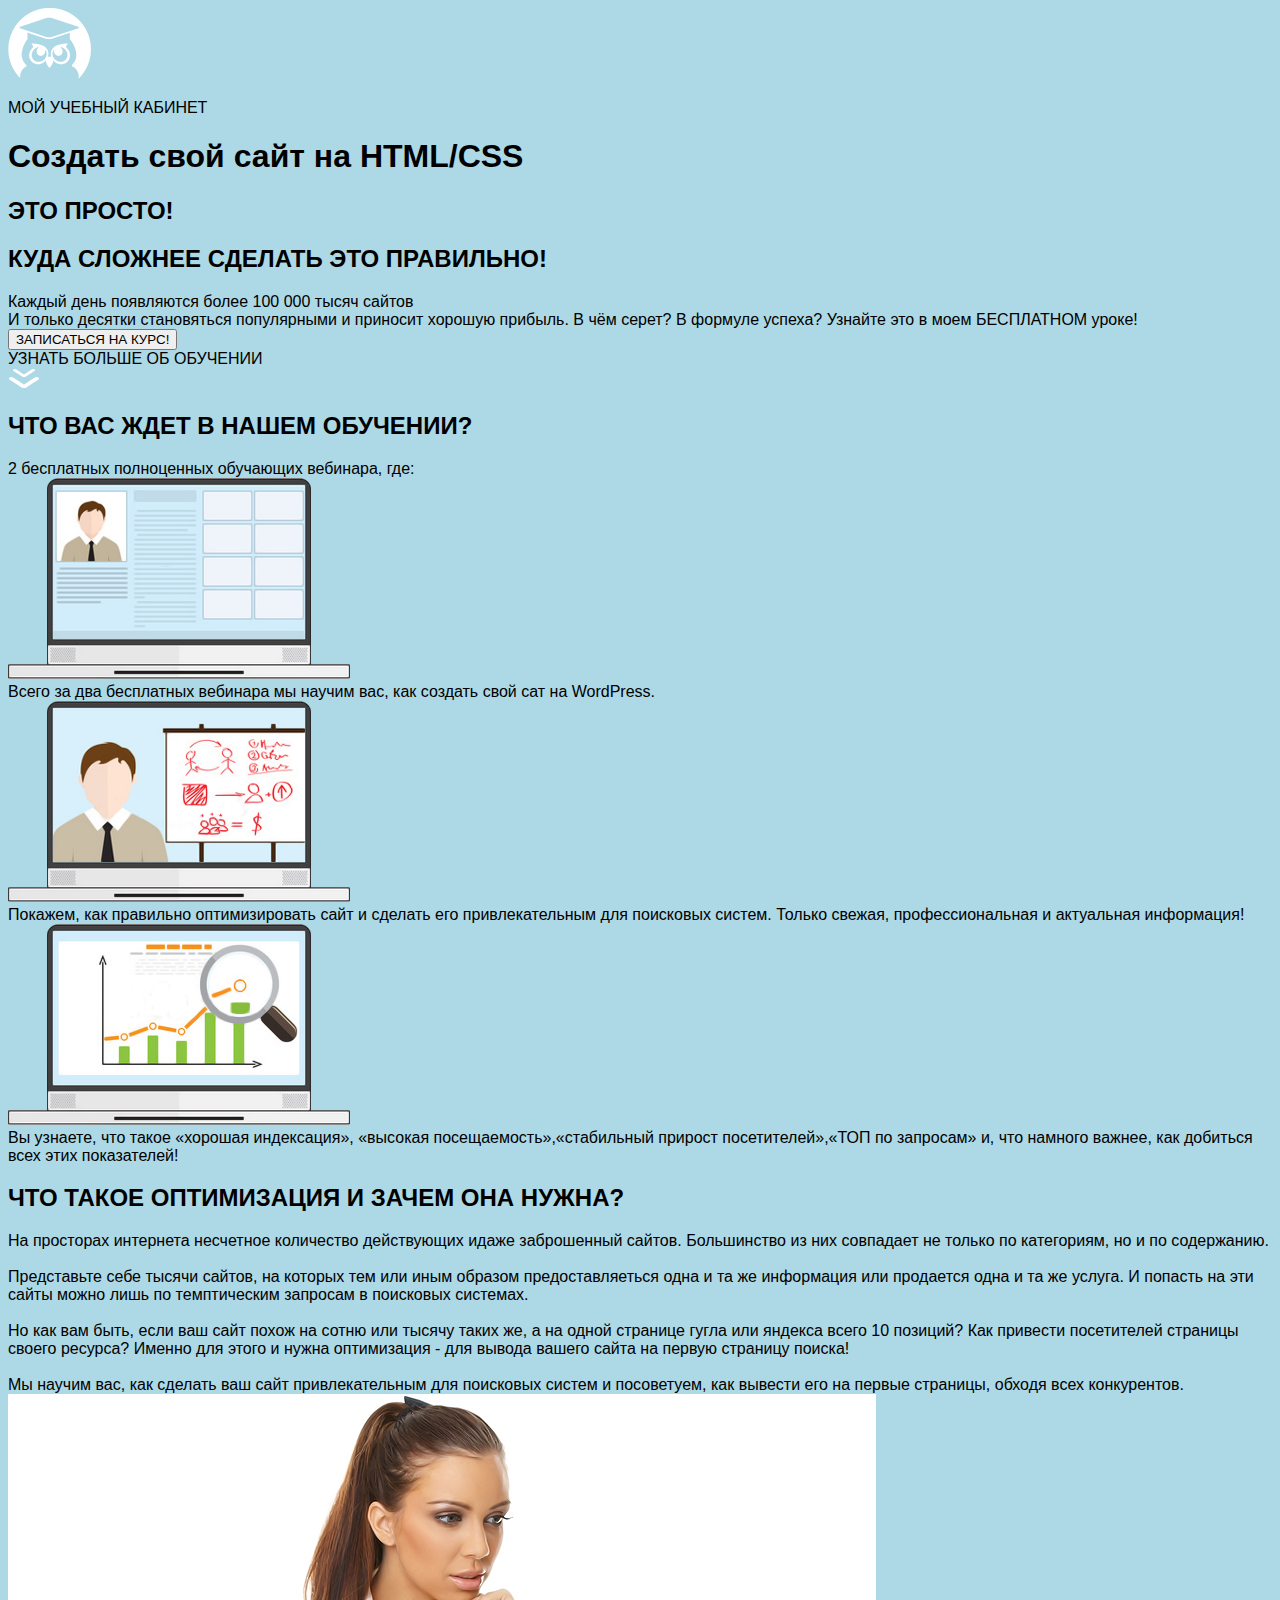
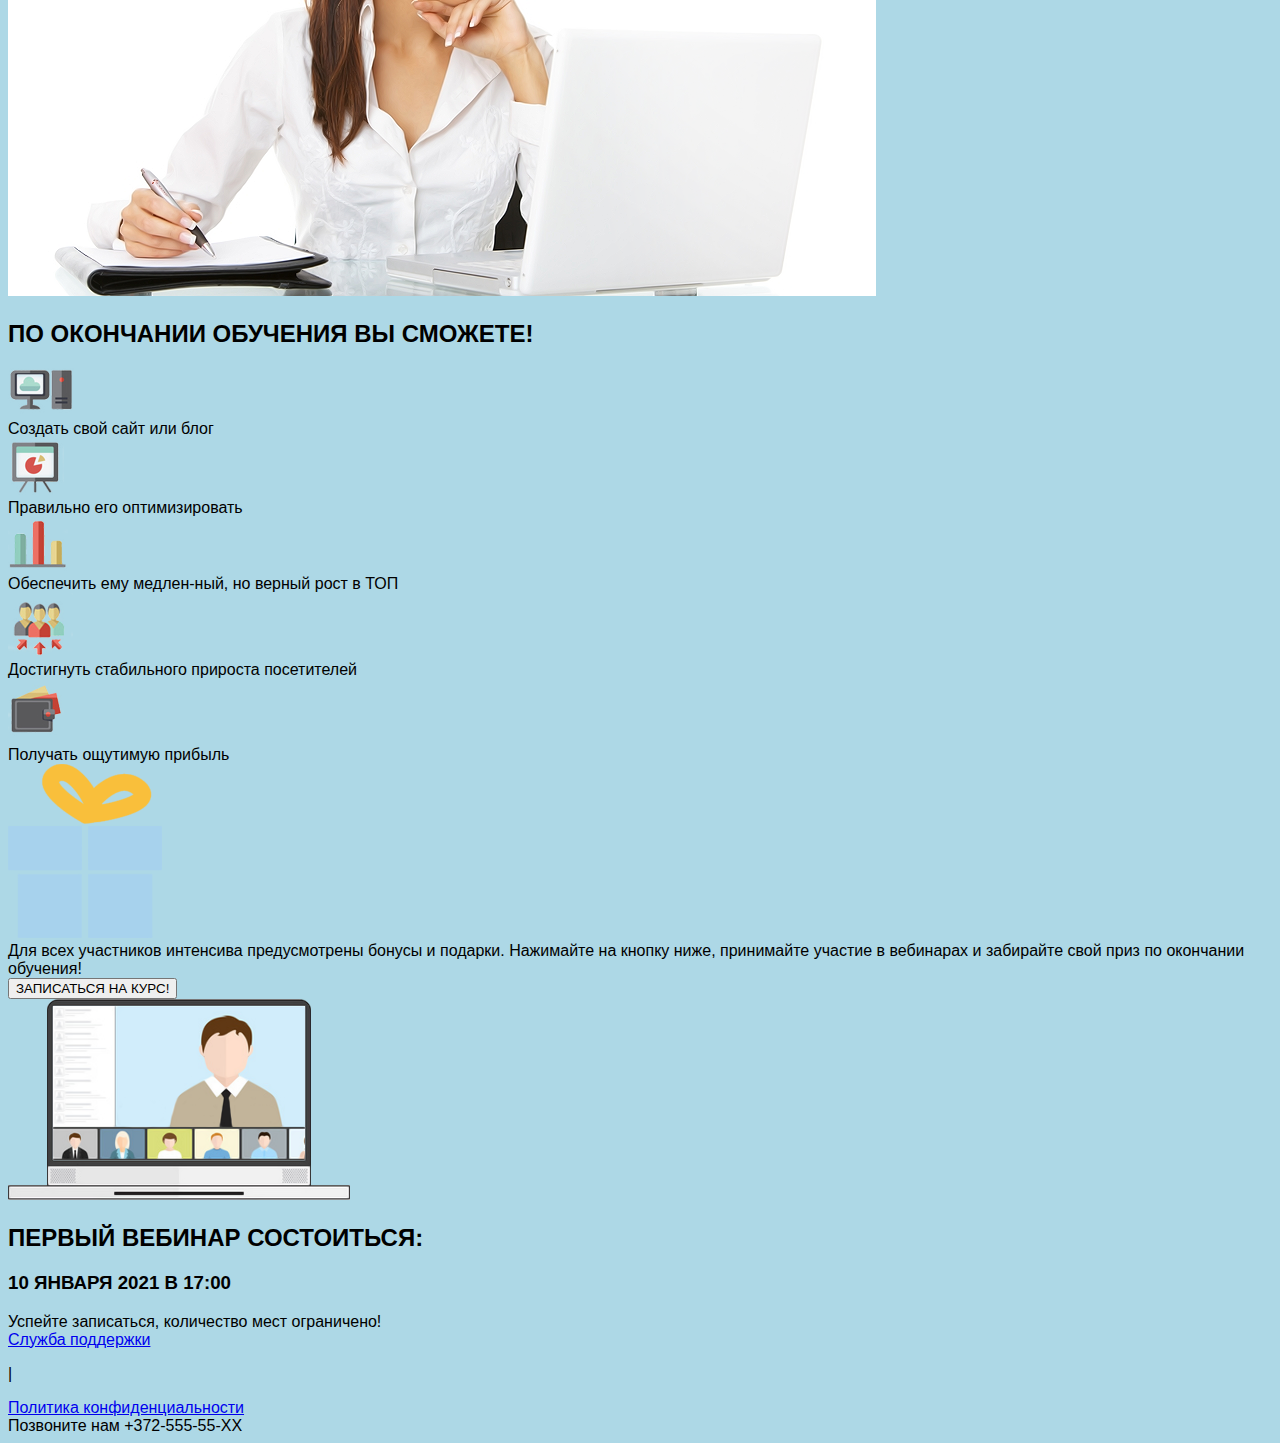
<file: index.html>
<!DOCTYPE html>
<html lang="ru">
<head>
    <meta charset="UTF-8">
    <meta http-equiv="X-UA-Compatible" content="IE=edge">
    <meta name="viewport" content="width=device-width, initial-scale=1.0">
    <title>WordPress тест</title>
    <link rel="stylesheet" href="css/style.css">
    

</head>
<body>
    <section class="promo">
        <div class="container">
            <div class="logo">
                <img src="icons/logo.png" alt="logo_img">
                <div class="logo_txt">
                    <p>МОЙ УЧЕБНЫЙ КАБИНЕТ</p>
                </div>
            </div>



        <h1 class="title">Создать свой сайт на HTML/CSS</h1>
        <div class="simple">
            <div class="promo_divider"></div>
            <h2 class="title_big">ЭТО ПРОСТО!</h2>
            <div class="promo_divider"></div>
            <div class="line"></div>
        </div>
        <h2 class="title">КУДА СЛОЖНЕЕ СДЕЛАТЬ ЭТО ПРАВИЛЬНО!</h2>
        <div class="promo_text">
            Каждый день появляются более 100 000 тысяч сайтов<br>
            И только десятки становяться популярными и приносит хорошую прибыль. В чём серет? В формуле успеха? Узнайте
            это в моем <span>БЕСПЛАТНОМ</span> уроке!
        </div>

        <button class="promo_btn">ЗАПИСАТЬСЯ НА КУРС!</button>

        <div class="more">
            <div class="more_text">УЗНАТЬ БОЛЬШЕ ОБ ОБУЧЕНИИ</div>    
            <img src="icons/arrow_down.png" alt="Вниз" class="more_img">     
        </div>
        </div>
    </section>     
    <section>
        <div class="container">
            <div class="waiting">
                <h2 class="waiting_header">ЧТО ВАС ЖДЕТ В НАШЕМ ОБУЧЕНИИ?</h2>
                <div class="waiting_divider"></div>
                <div class="waiting_subheader">2 бесплатных полноценных обучающих вебинара, где:</div>
                <div class="waiting_wrapper">
                    <div class="waiting_item">
                        <img src="img/waiting/waiting_1.png" alt="1" class="waiting_img">
                        <div class="waiting_descr">Всего за два бесплатных вебинара мы научим вас, как создать свой сат на WordPress.</div>
                    </div >
                    <div class="waiting_item">
                        <img src="img/waiting/waiting_2.png" alt="2" class="waiting_img">
                        <div class="waiting_descr">Покажем, как правильно оптимизировать сайт и сделать его привлекательным для поисковых систем. Только свежая, профессиональная и актуальная информация!</div>
                    </div>
                
                <div class="waiting_item">
                    <img src="img/waiting/waiting_3.png" alt="3" class="waiting_img">
                    <div class="waiting_descr">Вы узнаете, что такое «хорошая индексация», «высокая посещаемость»,«стабильный прирост посетителей»,«ТОП по запросам» и, что намного важнее, как добиться всех этих показателей!</div>
                </div>
            </div >
        </div>
        </div>        
    </section>  
    <section class="optimization">
        <div class="container">
            <h2 class="optimization_header">ЧТО ТАКОЕ ОПТИМИЗАЦИЯ И ЗАЧЕМ ОНА НУЖНА?</h2>
            <div class="optimization_text">
                На просторах интернета несчетное количество действующих идаже заброшенный сайтов.
                Большинство из них совпадает не только по категориям, но и по содержанию.
                <br><br>
                Представьте себе тысячи сайтов, на которых тем или иным образом предоставляеться одна и та же информация или продается одна и та же услуга. И попасть на эти сайты можно лишь по темптическим запросам в поисковых системах.
                <br><br>
                Но как вам быть, если ваш сайт похож на сотню или тысячу таких же, а на одной странице гугла или яндекса всего 10 позиций? Как привести посетителей страницы своего ресурса?
                Именно для этого и нужна оптимизация - для вывода вашего сайта на первую страницу поиска!
                <br><br>
                <span>
                    Мы научим вас, как сделать ваш сайт привлекательным для поисковых систем и
                    посоветуем, как вывести его на первые страницы, обходя всех конкурентов.
                </span>
            </div>
            <img src="img/bg/woman_bg.png" alt="woman" class="optimization_img">
        </div>
    </section>    
    <section class="finish">
        <div class="container">
            <h2 class="finish_header">ПО ОКОНЧАНИИ ОБУЧЕНИЯ ВЫ СМОЖЕТЕ!</h2>
            <div class="finish_divider"></div>
            <div class="finish_wrapper">
                <div class="finish_item">
                    <div class="finish_round">
                        <img src="icons/finish/finish_icon_1.png" alt="1" class="finish_icon">
                    </div>
                    <div class="finish_descr">Создать свой сайт или блог</div>
                </div>

                <div class="finish_item">
                    <div class="finish_round">
                        <img src="icons/finish/finish_icon_2.png" alt="2" class="finish_icon">
                    </div>
                    <div class="finish_descr">Правильно его оптимизировать</div>
                </div>

                <div class="finish_item">
                    <div class="finish_round">
                        <img src="icons/finish/finish_icon_3.png" alt="3" class="finish_icon">
                    </div>
                    <div class="finish_descr">Обеспечить ему медлен-ный, но верный рост в ТОП</div>
                </div>

                <div class="finish_item">
                    <div class="finish_round">
                        <img src="icons/finish/finish_icon_4.png" alt="4" class="finish_icon">
                    </div>
                    <div class="finish_descr">Достигнуть стабильного прироста посетителей</div>
                </div>

                <div class="finish_item">
                    <div class="finish_round">
                        <img src="icons/finish/finish_icon_5.png" alt="5" class="finish_icon">
                    </div>
                    <div class="finish_descr">Получать ощутимую прибыль</div>
                </div>

            </div>
        </div>
    </section>
    <section class="gift">
        <div class="container">
            <img src="icons/gift.png" alt="gift" class="gift_img">
            <div class="gift_text">
                Для всех участников интенсива предусмотрены бонусы и подарки. Нажимайте на кнопку ниже, принимайте участие в вебинарах и забирайте свой приз по окончании обучения!
            </div>
            <button class="gift_btn">ЗАПИСАТЬСЯ НА КУРС!</button>
        </div>
    </section>
    <section class="webinar">
        <div class="container">
            <img src="img/first_webinar/first.png" alt="webinar" class="webinar_img">
            <h2 class="webinar_header">ПЕРВЫЙ ВЕБИНАР СОСТОИТЬСЯ:</h2>
            <h3 class="webinar_data">10 ЯНВАРЯ 2021 В 17:00</h3>
            <div class="webinar_text">Успейте записаться, количество мест ограничено!</div>
        </div>
    </section>
    <footer>
        <div class="footer_wrap">
            <a href="#" class="footer_link">Служба поддержки</a>
            <p class="footer_link_devider">|</p>
            <a href="#" class="footer_link">Политика конфиденциальности</a>
        </div>
        <div class="footer_text">Позвоните нам +372-555-55-XX</div>
    </footer>
</body>
</html>
</file>
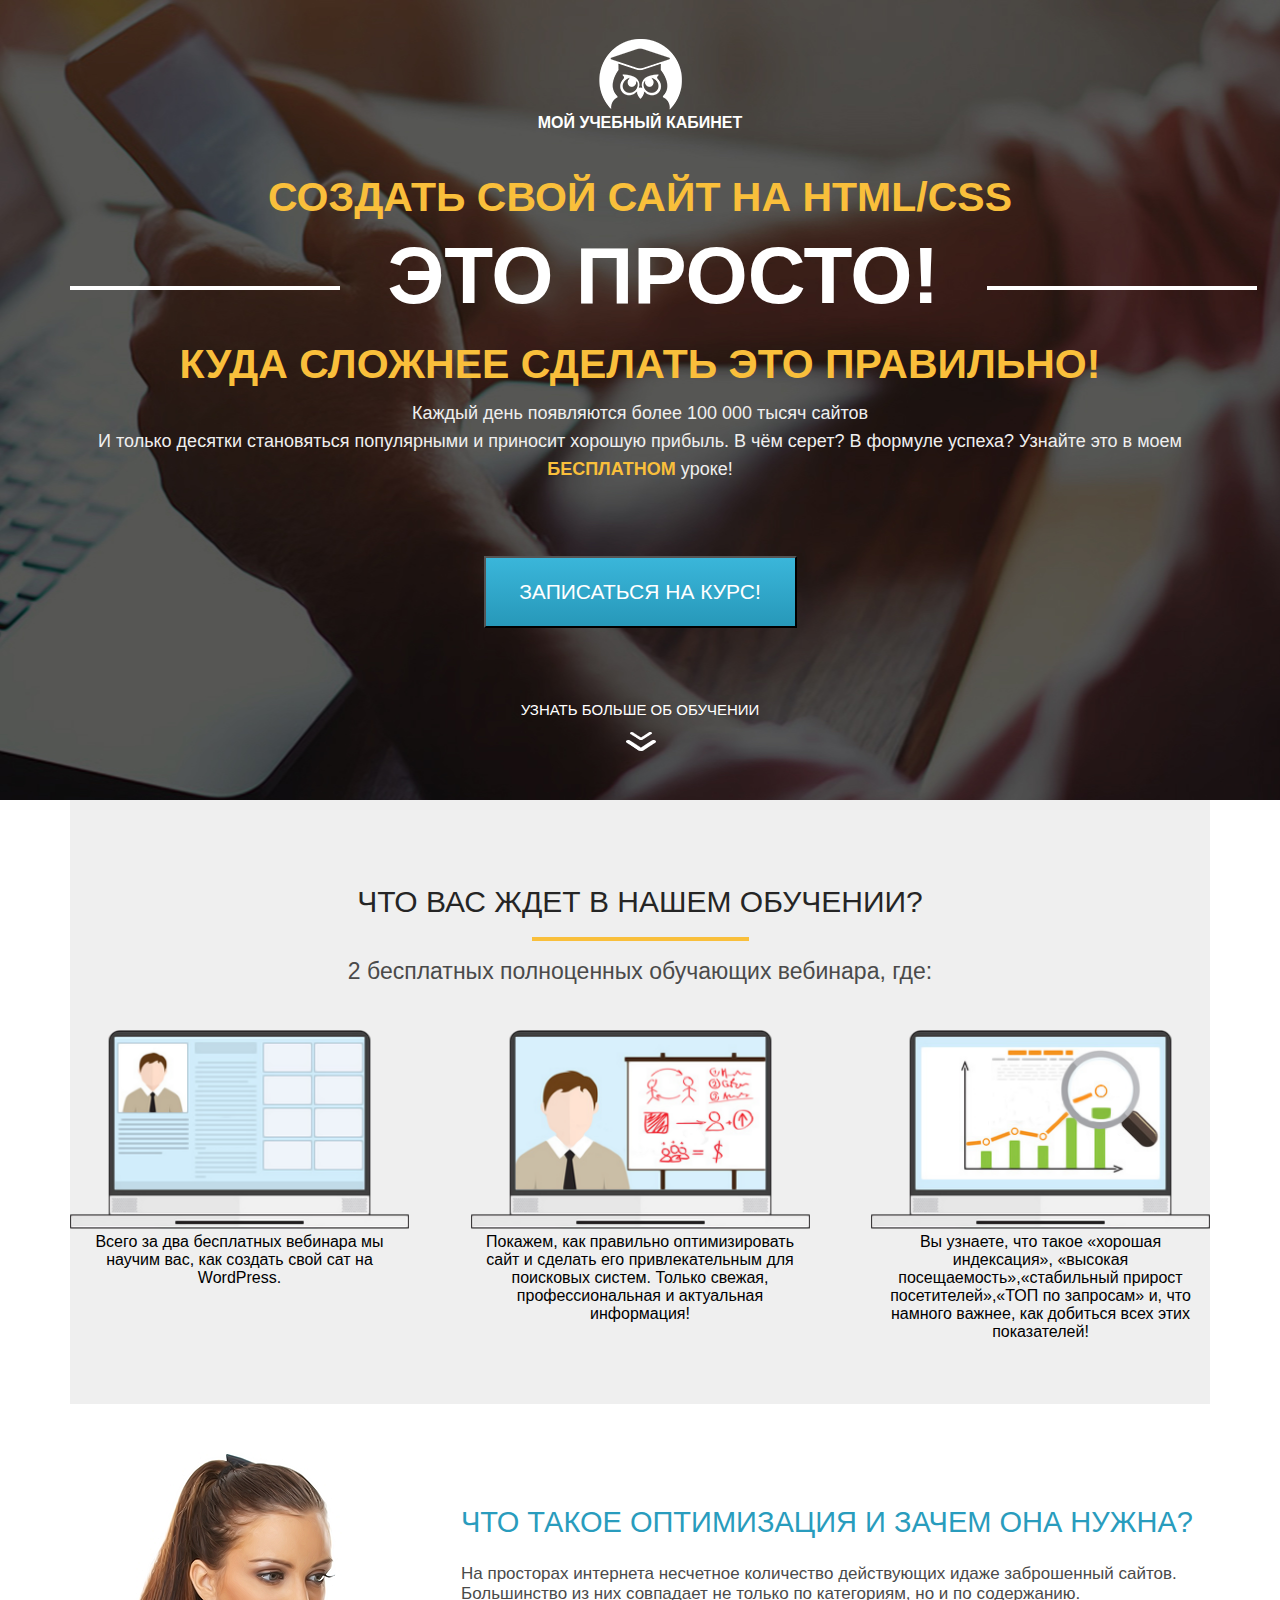
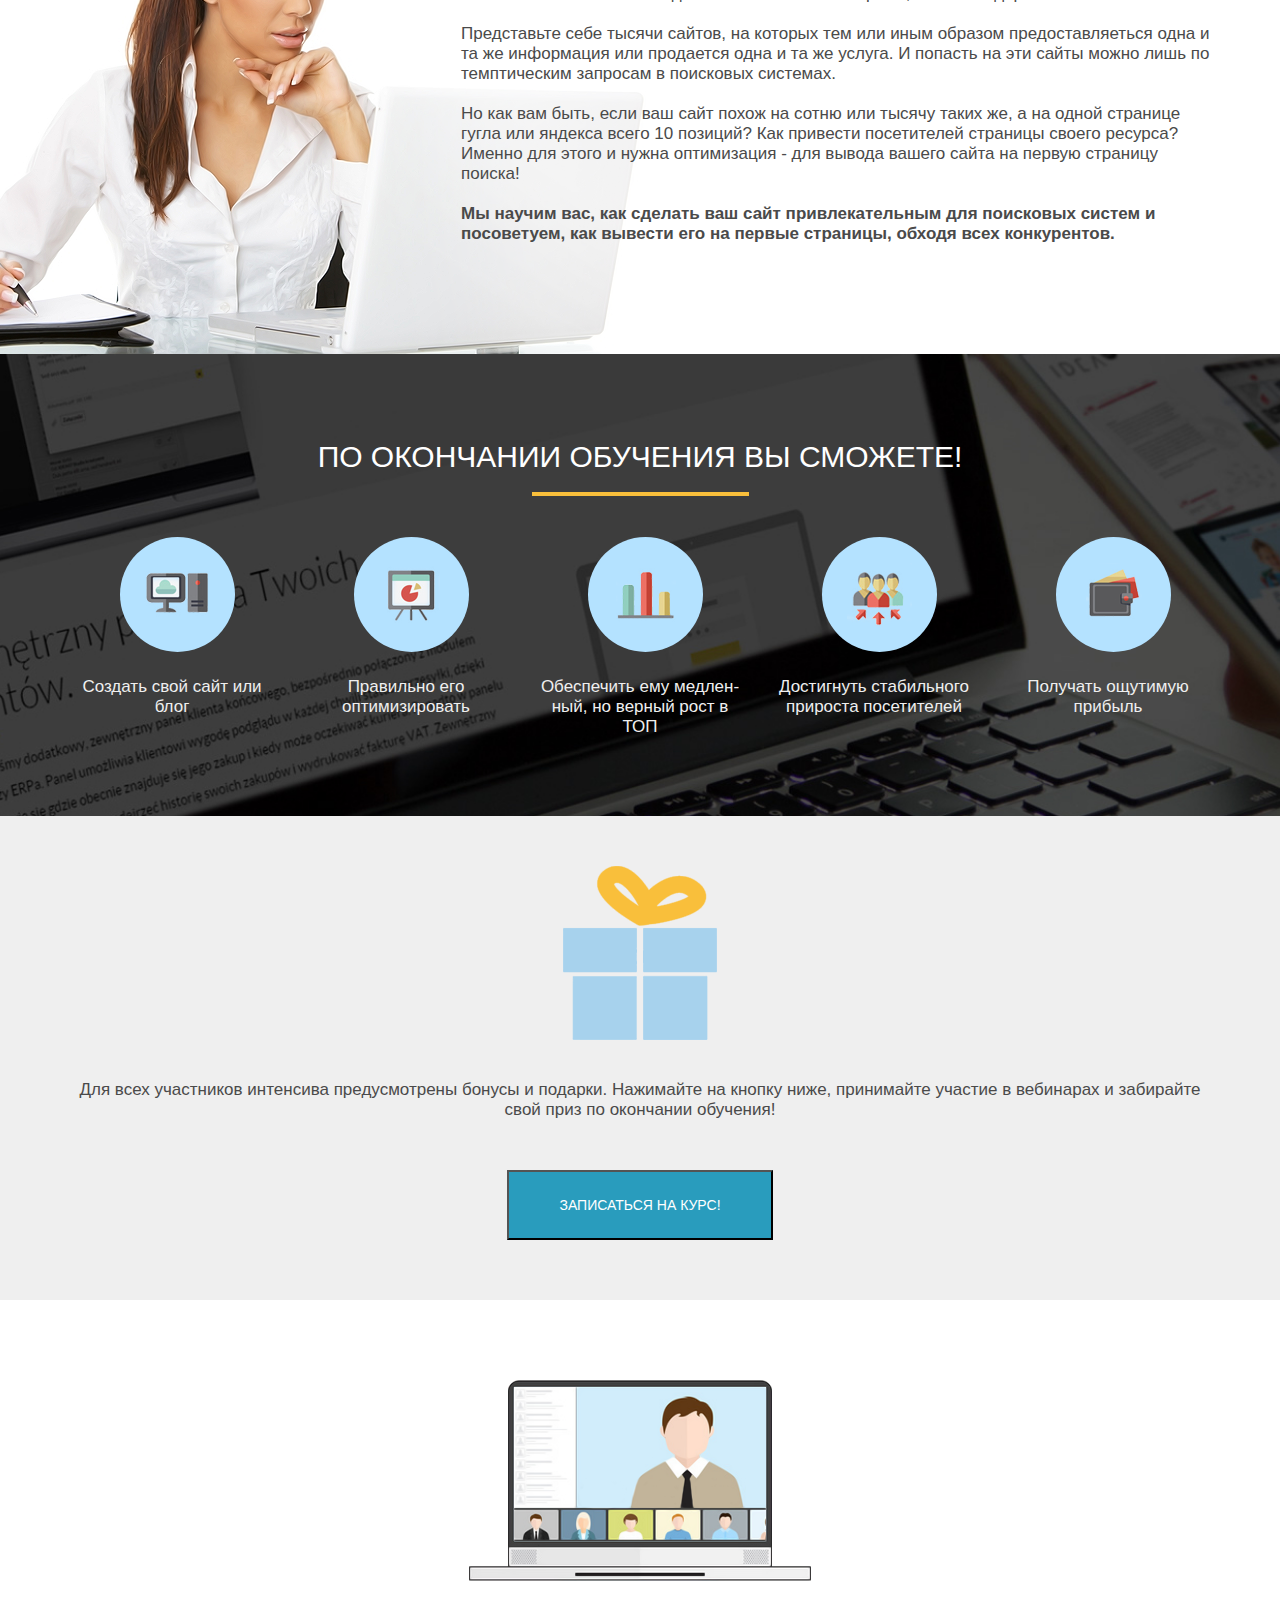
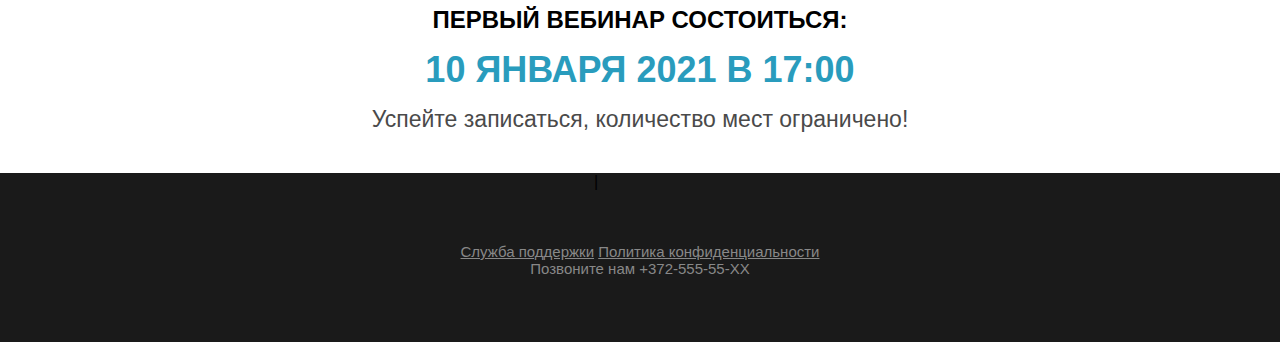
<file: landing/index.html>
<!DOCTYPE html>
<html lang="ru">
<head>
    <meta charset="UTF-8">
    <meta http-equiv="X-UA-Compatible" content="IE=edge">
    <meta name="viewport" content="width=device-width, initial-scale=1.0">
    <title>WordPress тест</title>
    <link rel="stylesheet" href="css/style.css">
    

</head>
<body>
    <section class="promo">
        <div class="container">
            <div class="logo">
                <img src="icons/logo.png" alt="logo_img">
                <div class="logo_txt">
                    <p>МОЙ УЧЕБНЫЙ КАБИНЕТ</p>
                </div>
            </div>



        <h1 class="title">Создать свой сайт на HTML/CSS</h1>
        <div class="simple">
            <div class="promo_divider"></div>
            <h2 class="title_big">ЭТО ПРОСТО!</h2>
            <div class="promo_divider"></div>
            <div class="line"></div>
        </div>
        <h2 class="title">КУДА СЛОЖНЕЕ СДЕЛАТЬ ЭТО ПРАВИЛЬНО!</h2>
        <div class="promo_text">
            Каждый день появляются более 100 000 тысяч сайтов<br>
            И только десятки становяться популярными и приносит хорошую прибыль. В чём серет? В формуле успеха? Узнайте
            это в моем <span>БЕСПЛАТНОМ</span> уроке!
        </div>

        <button class="promo_btn">ЗАПИСАТЬСЯ НА КУРС!</button>

        <div class="more">
            <div class="more_text">УЗНАТЬ БОЛЬШЕ ОБ ОБУЧЕНИИ</div>    
            <img src="icons/arrow_down.png" alt="Вниз" class="more_img">     
        </div>
        </div>
    </section>     
    <section>
        <div class="container">
            <div class="waiting">
                <h2 class="waiting_header">ЧТО ВАС ЖДЕТ В НАШЕМ ОБУЧЕНИИ?</h2>
                <div class="waiting_divider"></div>
                <div class="waiting_subheader">2 бесплатных полноценных обучающих вебинара, где:</div>
                <div class="waiting_wrapper">
                    <div class="waiting_item">
                        <img src="img/waiting/waiting_1.png" alt="1" class="waiting_img">
                        <div class="waiting_descr">Всего за два бесплатных вебинара мы научим вас, как создать свой сат на WordPress.</div>
                    </div >
                    <div class="waiting_item">
                        <img src="img/waiting/waiting_2.png" alt="2" class="waiting_img">
                        <div class="waiting_descr">Покажем, как правильно оптимизировать сайт и сделать его привлекательным для поисковых систем. Только свежая, профессиональная и актуальная информация!</div>
                    </div>
                
                <div class="waiting_item">
                    <img src="img/waiting/waiting_3.png" alt="3" class="waiting_img">
                    <div class="waiting_descr">Вы узнаете, что такое «хорошая индексация», «высокая посещаемость»,«стабильный прирост посетителей»,«ТОП по запросам» и, что намного важнее, как добиться всех этих показателей!</div>
                </div>
            </div >
        </div>
        </div>        
    </section>  
    <section class="optimization">
        <div class="container">
            <h2 class="optimization_header">ЧТО ТАКОЕ ОПТИМИЗАЦИЯ И ЗАЧЕМ ОНА НУЖНА?</h2>
            <div class="optimization_text">
                На просторах интернета несчетное количество действующих идаже заброшенный сайтов.
                Большинство из них совпадает не только по категориям, но и по содержанию.
                <br><br>
                Представьте себе тысячи сайтов, на которых тем или иным образом предоставляеться одна и та же информация или продается одна и та же услуга. И попасть на эти сайты можно лишь по темптическим запросам в поисковых системах.
                <br><br>
                Но как вам быть, если ваш сайт похож на сотню или тысячу таких же, а на одной странице гугла или яндекса всего 10 позиций? Как привести посетителей страницы своего ресурса?
                Именно для этого и нужна оптимизация - для вывода вашего сайта на первую страницу поиска!
                <br><br>
                <span>
                    Мы научим вас, как сделать ваш сайт привлекательным для поисковых систем и
                    посоветуем, как вывести его на первые страницы, обходя всех конкурентов.
                </span>
            </div>
            <img src="img/bg/woman_bg.png" alt="woman" class="optimization_img">
        </div>
    </section>    
    <section class="finish">
        <div class="container">
            <h2 class="finish_header">ПО ОКОНЧАНИИ ОБУЧЕНИЯ ВЫ СМОЖЕТЕ!</h2>
            <div class="finish_divider"></div>
            <div class="finish_wrapper">
                <div class="finish_item">
                    <div class="finish_round">
                        <img src="icons/finish/finish_icon_1.png" alt="1" class="finish_icon">
                    </div>
                    <div class="finish_descr">Создать свой сайт или блог</div>
                </div>

                <div class="finish_item">
                    <div class="finish_round">
                        <img src="icons/finish/finish_icon_2.png" alt="2" class="finish_icon">
                    </div>
                    <div class="finish_descr">Правильно его оптимизировать</div>
                </div>

                <div class="finish_item">
                    <div class="finish_round">
                        <img src="icons/finish/finish_icon_3.png" alt="3" class="finish_icon">
                    </div>
                    <div class="finish_descr">Обеспечить ему медлен-ный, но верный рост в ТОП</div>
                </div>

                <div class="finish_item">
                    <div class="finish_round">
                        <img src="icons/finish/finish_icon_4.png" alt="4" class="finish_icon">
                    </div>
                    <div class="finish_descr">Достигнуть стабильного прироста посетителей</div>
                </div>

                <div class="finish_item">
                    <div class="finish_round">
                        <img src="icons/finish/finish_icon_5.png" alt="5" class="finish_icon">
                    </div>
                    <div class="finish_descr">Получать ощутимую прибыль</div>
                </div>

            </div>
        </div>
    </section>
    <section class="gift">
        <div class="container">
            <img src="icons/gift.png" alt="gift" class="gift_img">
            <div class="gift_text">
                Для всех участников интенсива предусмотрены бонусы и подарки. Нажимайте на кнопку ниже, принимайте участие в вебинарах и забирайте свой приз по окончании обучения!
            </div>
            <button class="gift_btn">ЗАПИСАТЬСЯ НА КУРС!</button>
        </div>
    </section>
    <section class="webinar">
        <div class="container">
            <img src="img/first_webinar/first.png" alt="webinar" class="webinar_img">
            <h2 class="webinar_header">ПЕРВЫЙ ВЕБИНАР СОСТОИТЬСЯ:</h2>
            <h3 class="webinar_data">10 ЯНВАРЯ 2021 В 17:00</h3>
            <div class="webinar_text">Успейте записаться, количество мест ограничено!</div>
        </div>
    </section>
    <footer>
        <div class="footer_wrap">
            <a href="#" class="footer_link">Служба поддержки</a>
            <p class="footer_link_devider">|</p>
            <a href="#" class="footer_link">Политика конфиденциальности</a>
        </div>
        <div class="footer_text">Позвоните нам +372-555-55-XX</div>
    </footer>
</body>
</html>
</file>
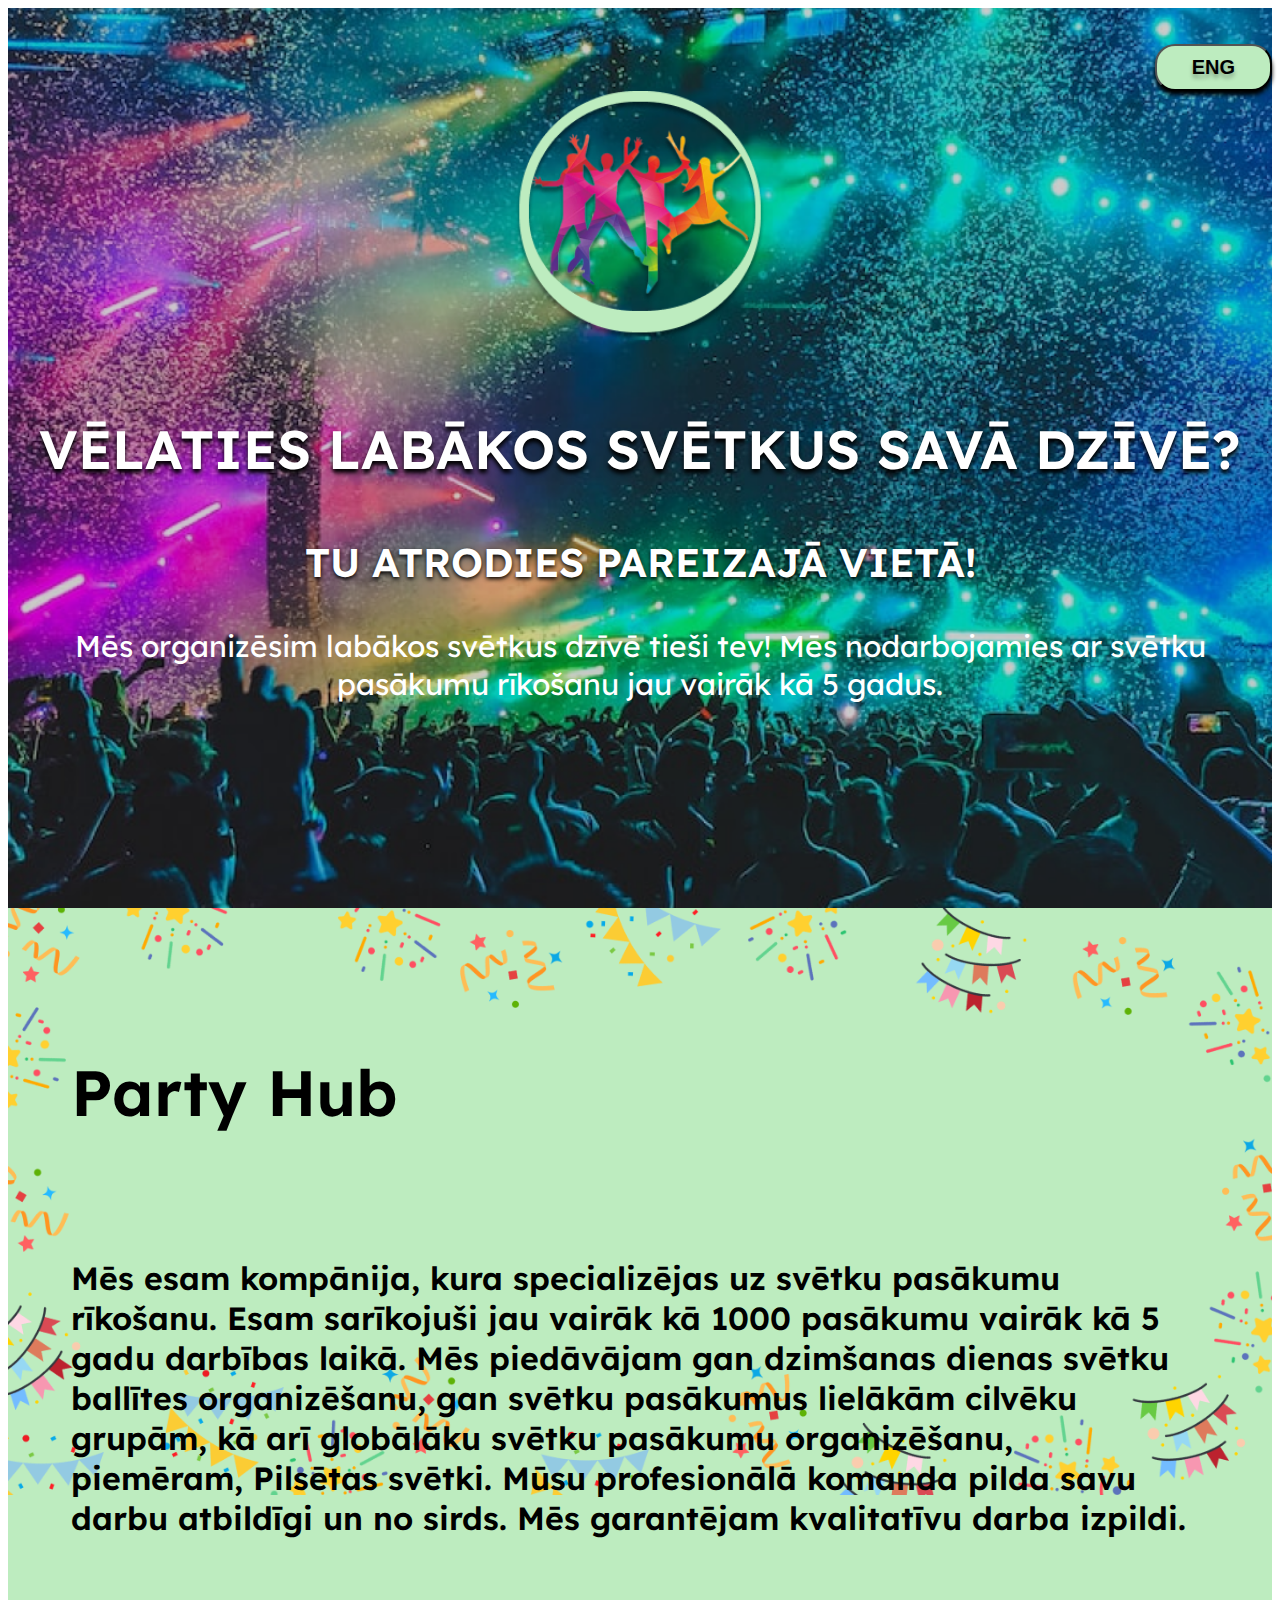
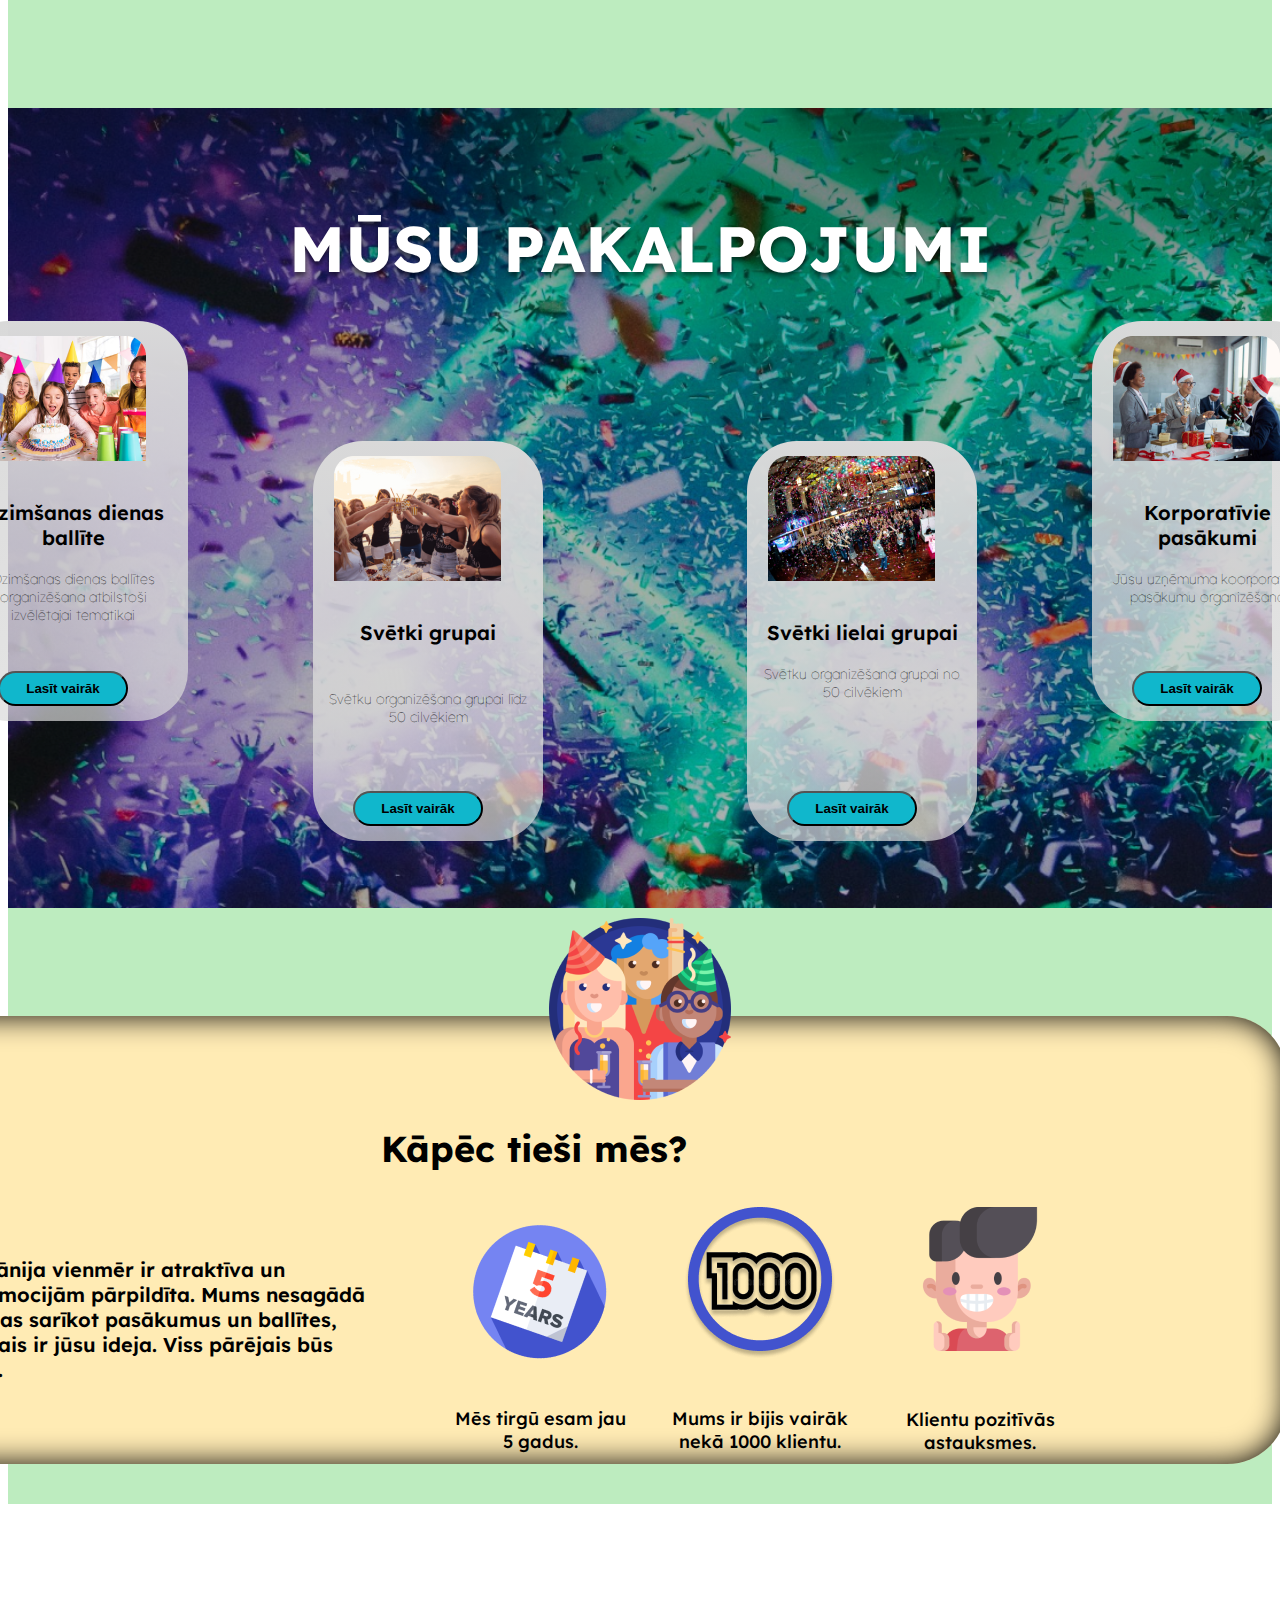
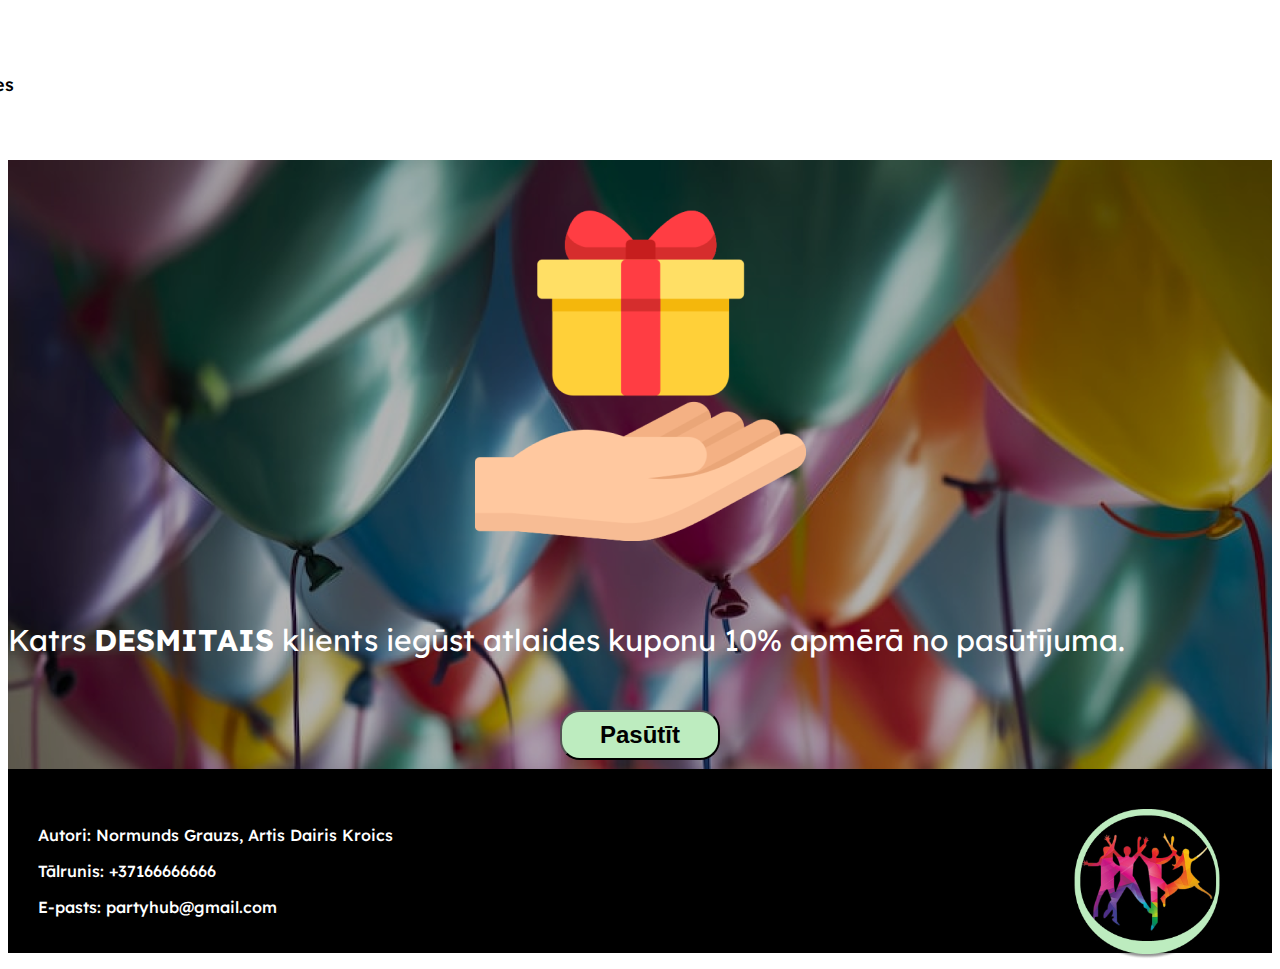
<file: partyhub/index.html>
<!DOCTYPE html>
<html lang="LV">
<head>
    <meta charset="UTF-8">
    <meta http-equiv="X-UA-Compatible" content="IE=edge">
    <meta name="viewport" content="width=device-width, initial-scale=1.0, shrink-to-fit=no">
    <title>Party Hub</title>
    
    <link rel="stylesheet" href="css/styles.css">
    <link rel="preconnect" href="https://fonts.googleapis.com">
    <link rel="preconnect" href="https://fonts.gstatic.com" crossorigin>
    <link href="https://fonts.googleapis.com/css2?family=Lexend&display=swap" rel="stylesheet">

    <link rel="stylesheet" href="https://cdn.jsdelivr.net/npm/bootstrap@4.6.2/dist/css/bootstrap.min.css" integrity="sha384-xOolHFLEh07PJGoPkLv1IbcEPTNtaed2xpHsD9ESMhqIYd0nLMwNLD69Npy4HI+N" crossorigin="anonymous">
    
</head>
<body>
    <section class="promo">
        
        <div class="black">
            <div class="black_shadow">
                <div class="container-fluid">
                    <div class="row">
                        <br>
                        <div class="col">
                        <button class="language"><a href="eng/index.html">ENG</a></button>
                        </div>
                    </div>     
                <br><br><br>
                <div class="row">
                    <div class="col">
                        <img src="icons/logo_party_hub-removebg-preview 1.png" alt="logo_img" class="logo">
                    </div>
                </div>
                    <div class="row">
                        <div class="logo_text">
                        <br>
                            <div class="col">
                            <p class="logo_text_b">VĒLATIES LABĀKOS SVĒTKUS SAVĀ DZĪVĒ?</p>
                            <p class="logo_text_b1">TU ATRODIES PAREIZAJĀ VIETĀ!</p>
                            <p class="logo_text_p">Mēs organizēsim labākos svētkus dzīvē tieši tev! Mēs nodarbojamies ar svētku pasākumu rīkošanu jau vairāk kā 5 gadus. </p>
                            </div>
                        </div>
                    </div>
                </div>
            </div>
        </div>
    </div>
    </section>
    <section class="description">
        <div class="container-fluid">
            <div class="description_h1">
                <br>
                <div class="row">
                    <p>Party Hub</p>
            </div>

            </div>

            <div class="row">
                <div class="col-12">
                    <div class="description_p">
                        <p>Mēs esam kompānija, kura specializējas uz svētku pasākumu rīkošanu. Esam sarīkojuši jau vairāk kā 1000 pasākumu vairāk kā 5 gadu darbības laikā. Mēs piedāvājam gan dzimšanas dienas svētku ballītes organizēšanu, gan svētku pasākumus lielākām cilvēku grupām, kā arī globālāku svētku pasākumu organizēšanu, piemēram, Pilsētas svētki. Mūsu profesionālā komanda pilda savu darbu atbildīgi un no sirds. Mēs garantējam kvalitatīvu darba izpildi.</p>
                    </div>
                </div>

            </div>

        </div>

        
    </section>
    <section class="services">
        <div class="black">
        <div class="container">
            <h2>MŪSU PAKALPOJUMI</h2>
            <div class="cards1">
                <img src="photos/bday 1.png" alt="birthday" class="photo">
                <p class="cardHeader">Dzimšanas dienas ballīte</p>
                <p class="cardText">Dzimšanas dienas ballītes organizēšana atbilstoši izvēlētajai tematikai</p>
                <button class="cardButton">Lasīt vairāk</button>
            </div>
            <div class="cards2">
                <img src="photos/small 1.png" alt="small party" class="photo">
                <p class="cardHeader">Svētki grupai</p>
                <br>
                <p class="cardText">Svētku organizēšana grupai līdz 50 cilvēkiem</p>
                <button class="cardButton">Lasīt vairāk</button>
            </div>
            <div class="cards3">
                <img src="photos/coo 1.png" alt="big party" class="photo">
                <p class="cardHeader">Korporatīvie pasākumi</p>
                <p class="cardText">Jūsu uzņēmuma koorporatīvo pasākumu organizēšana</p>
                <button class="cardButton">Lasīt vairāk</button>
            </div>
            <div class="cards4">
                <img src="photos/big 1.png" alt="work party" class="photo">
                <p class="cardHeader">Svētki lielai grupai</p>
                <p class="cardText">Svētku organizēšana grupai no 50 cilvēkiem</p>
                <button class="cardButton">Lasīt vairāk</button>
            </div>
        </div>
        </div>
        </div>
    </div>
        </div>
    </section>
    <section class="whyus">
        <img src="photos/party 1.png" alt="party" class="party">
        <div class="container">
            <div class="rectangle">
                <div>

                    <div class="row">
                        <div class="col-12">
                            <p class="whyusCaption">Kāpēc tieši mēs?</p>
                        </div>

                    </div>
                    <p class="whyusText">Mūsu kompānija vienmēr ir atraktīva un pozitīvām emocijām pārpildīta. Mums nesagādā lielas grūtības sarīkot pasākumus un ballītes, pats galvenais ir jūsu ideja. Viss pārējais būs mūsu rokās.</p>
                    <div class="whyusItems1">
                        <img src="photos/years 1.png" alt="5 years" class="whyusphoto">
                        <p class="whyusTextSmall">Mēs tirgū esam jau 5 gadus.</p>
                    </div>

                    <div class="whyusItems2">
                        <img src="photos/Group 1.png" alt="1000 clients" class="whyusphoto">
                        <p class="whyusTextSmall">Mums ir bijis vairāk nekā 1000 klientu.</p>
                    </div>  
                    <div class="whyusItems3">
                        <img src="photos/like 1.png" alt="clients" class="whyusphoto">
                        <p class="whyusTextSmall">Klientu pozitīvās astauksmes.</p>
                    </div>
                    <div class="whyusItems4">
                        <img src="photos/computer 1.png" alt="events" class="whyusphoto">
                        <p class="whyusTextSmall">Nopietni attiecamies pret katru jūsu pasākumu</p>
                    </div>
                </div>
            </div>
        </div>
    </section>
    
    <section class="present">
        <div class="black">
        <div class="container">
            
            <img src="photos/box 1.png" alt="present" class="presentbox">
            <p class="presentText">Katrs <b>DESMITAIS</b> klients iegūst atlaides kuponu 10% apmērā no pasūtījuma.</p>
            <button class="servicesButton">Pasūtīt</button>
            </div>
        </div>
    </section>
    
    <section class="footer">
        <div class="container-fluid">
            <div class="row">
                <div class="col">
                    <div class="footerText">
                        <p>Autori: Normunds Grauzs, Artis Dairis Kroics</p>
                        <p>Tālrunis: +37166666666</p>
                        <p>E-pasts: partyhub@gmail.com</p>
                    </div>
                </div>
                <div class="col">
                    <img src="icons/logo_party_hub-removebg-preview 1.png" alt="logo" class="logoimg">
                </div>
            </div>
        </div>
    </section>






    <script src="https://cdn.jsdelivr.net/npm/jquery@3.5.1/dist/jquery.slim.min.js" integrity="sha384-DfXdz2htPH0lsSSs5nCTpuj/zy4C+OGpamoFVy38MVBnE+IbbVYUew+OrCXaRkfj" crossorigin="anonymous"></script>
    <script src="https://cdn.jsdelivr.net/npm/bootstrap@4.6.2/dist/js/bootstrap.bundle.min.js" integrity="sha384-Fy6S3B9q64WdZWQUiU+q4/2Lc9npb8tCaSX9FK7E8HnRr0Jz8D6OP9dO5Vg3Q9ct" crossorigin="anonymous"></script>

</body>
</html>
</file>
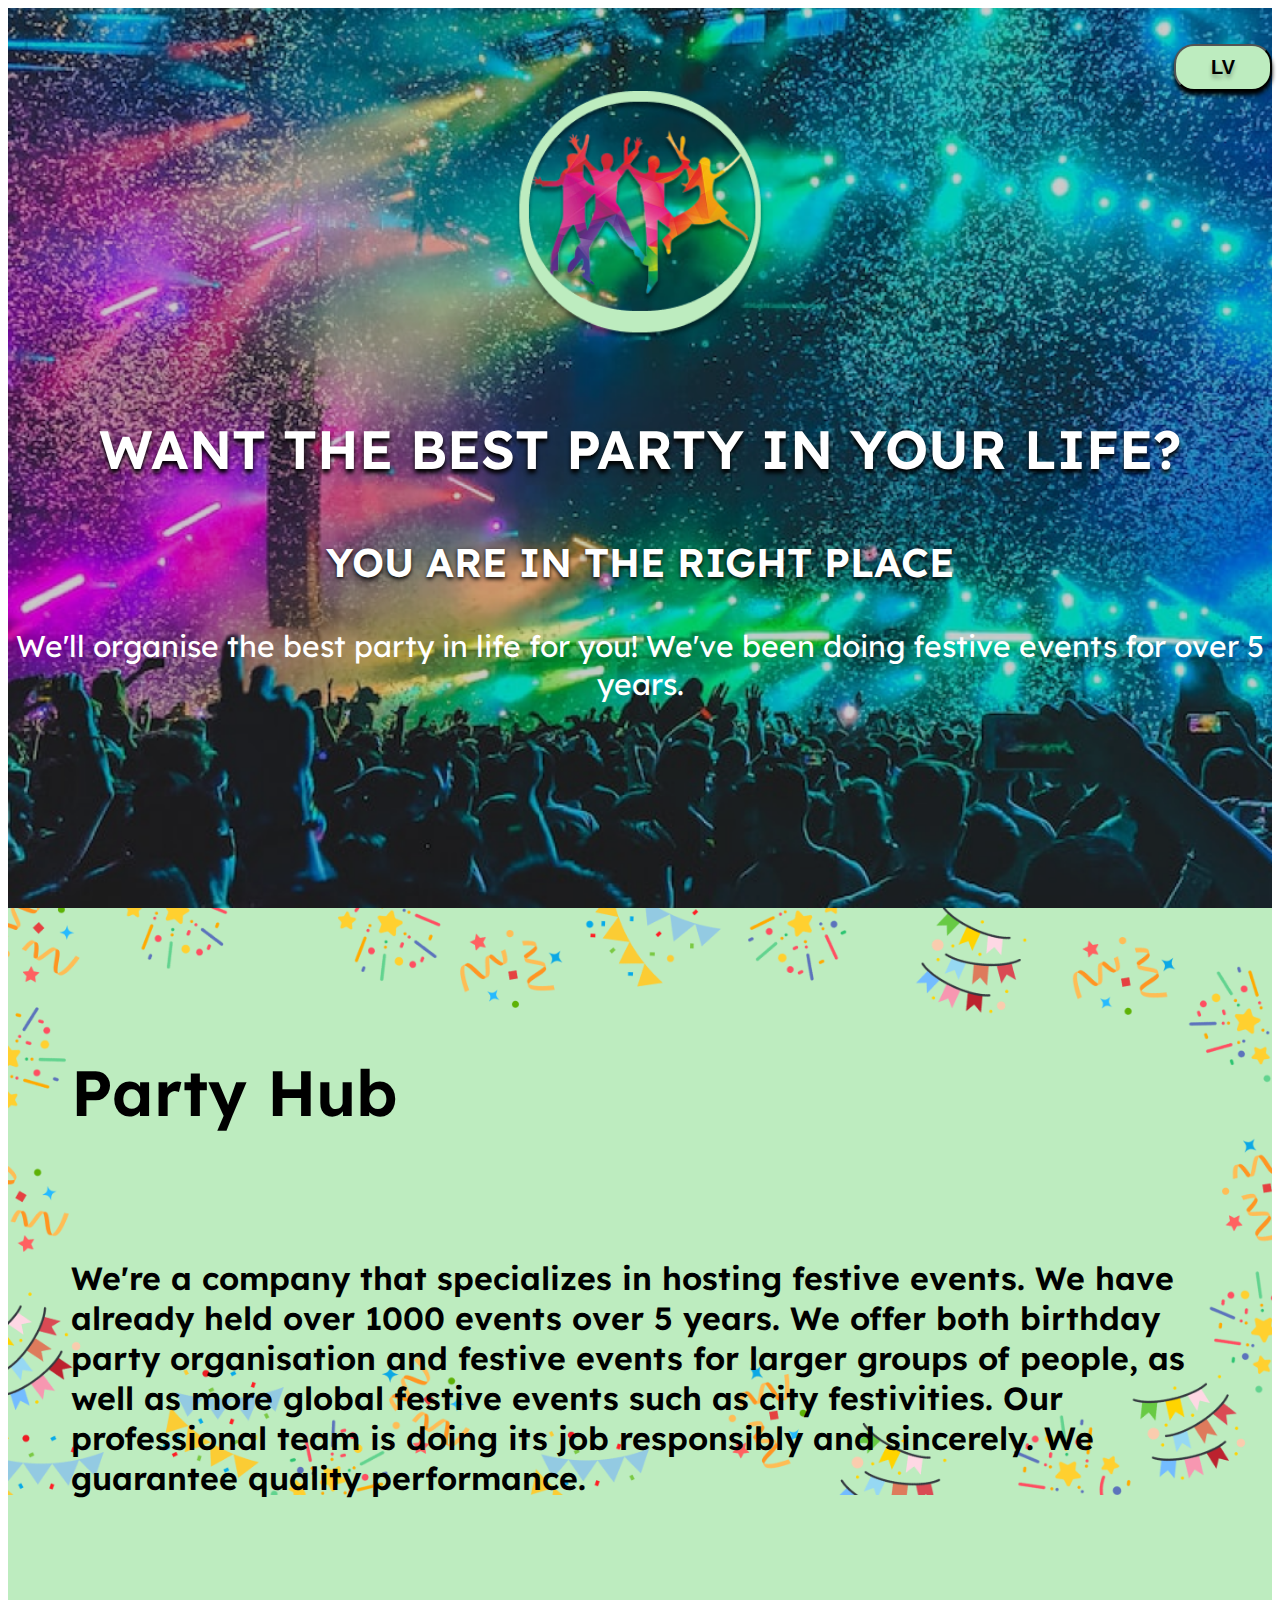
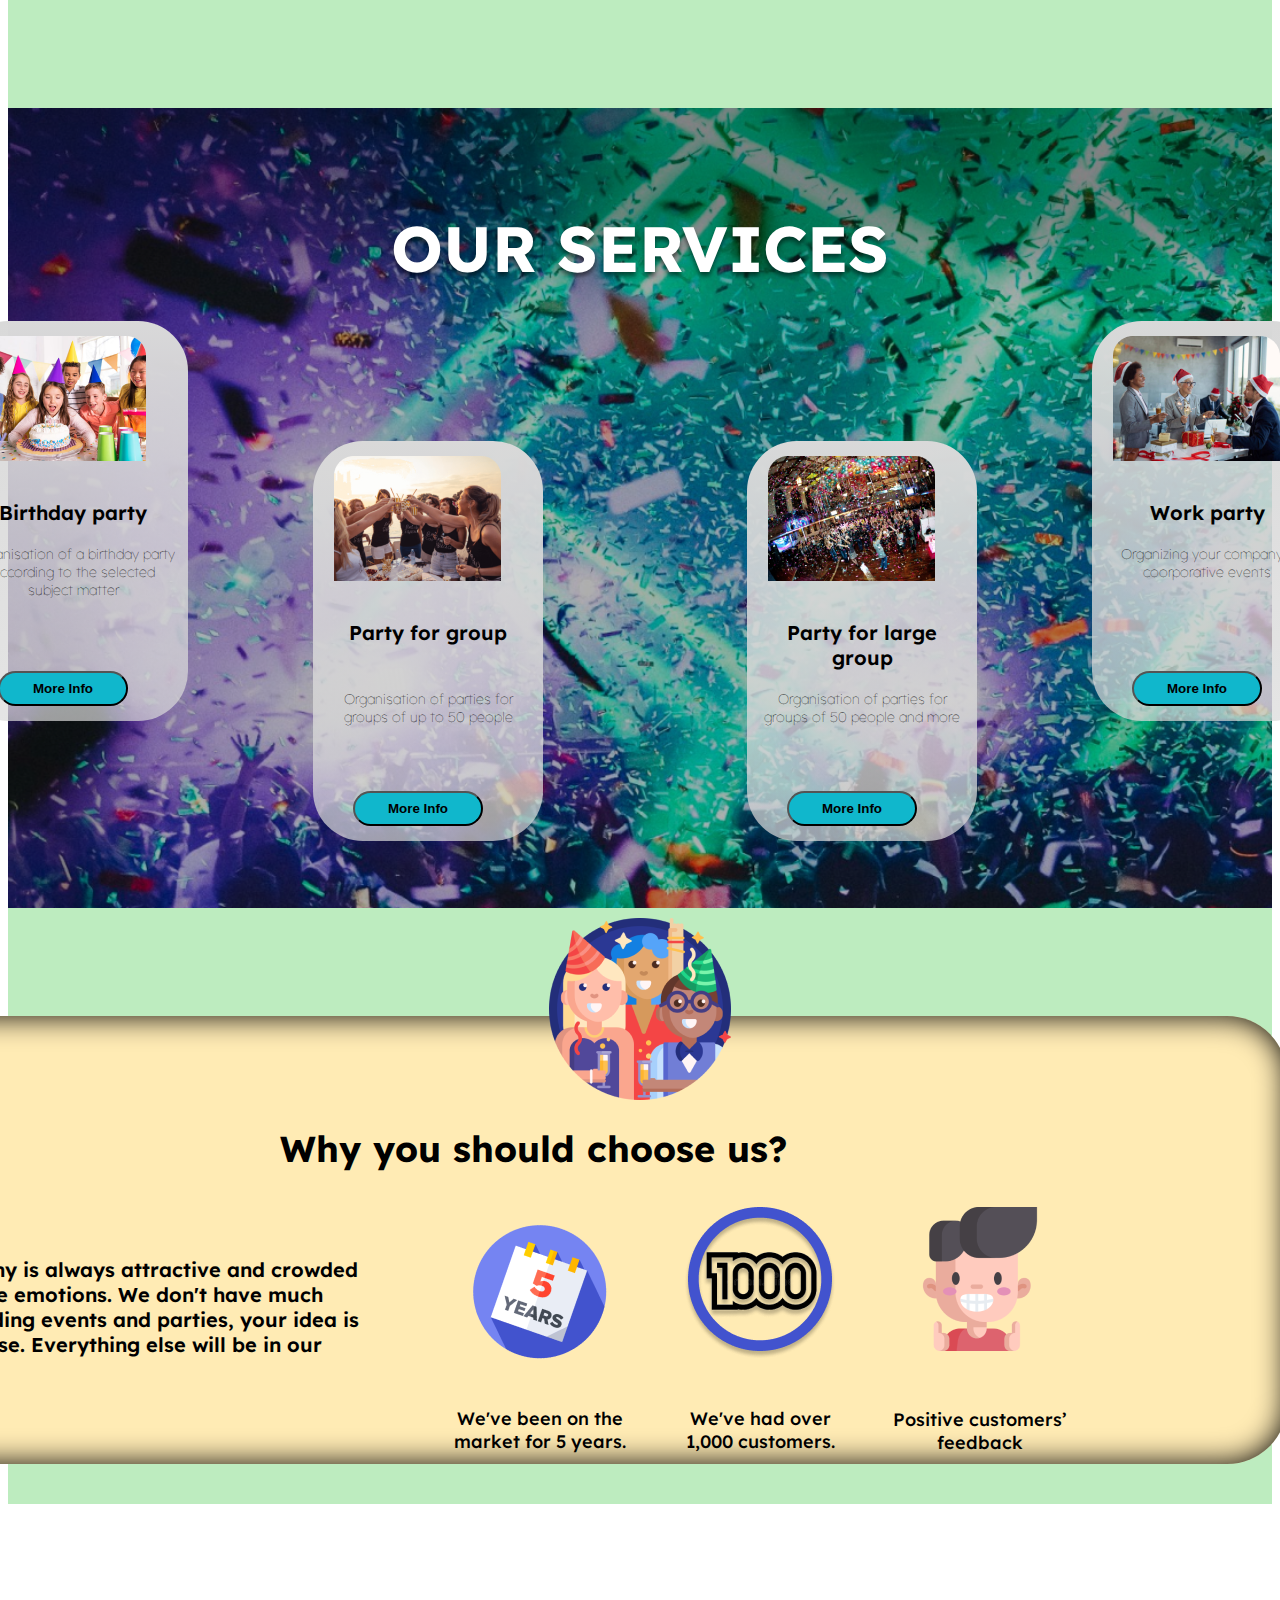
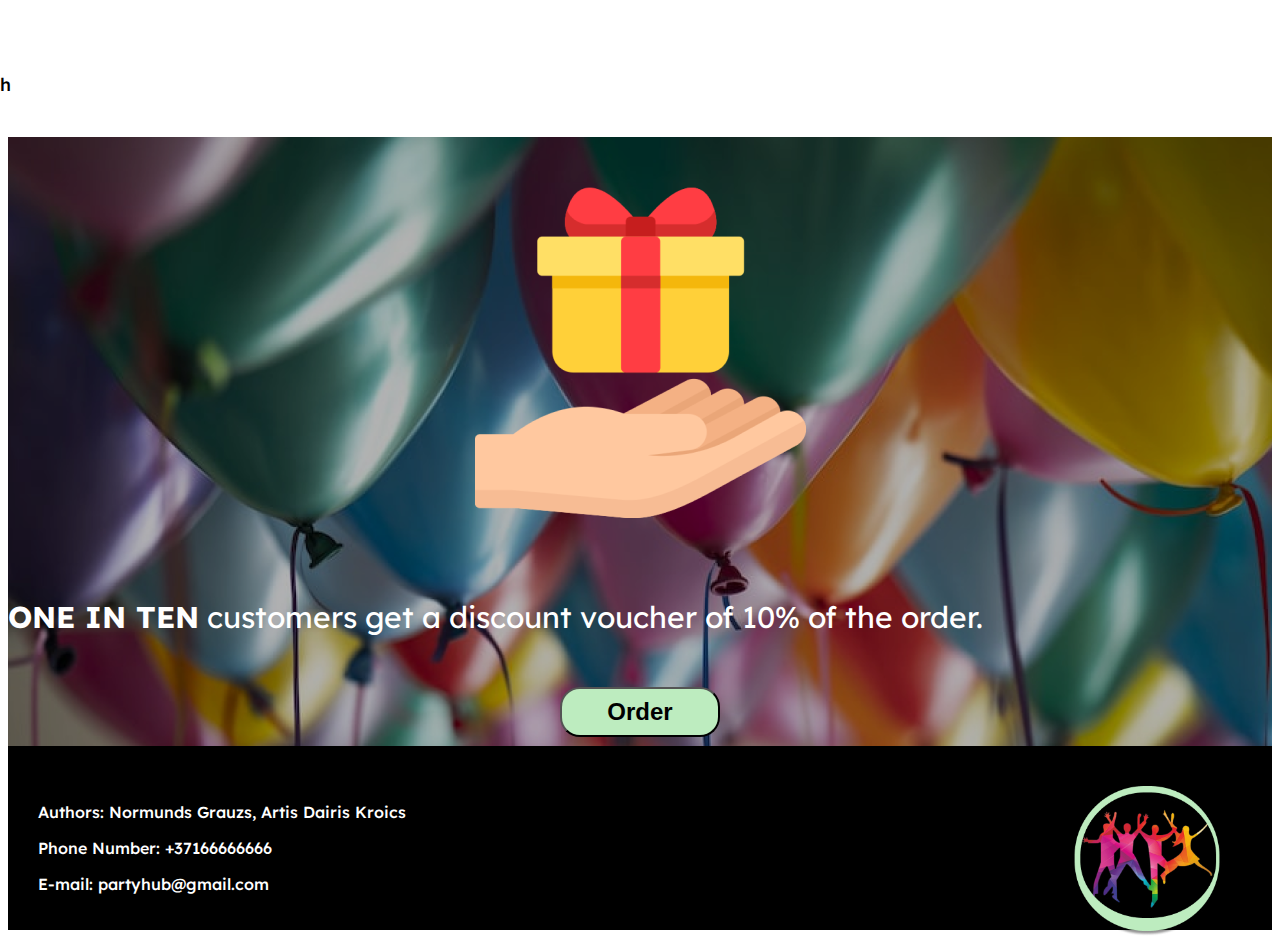
<file: partyhub/eng/index.html>
<!DOCTYPE html>
<html lang="LV">
<head>
    <meta charset="UTF-8">
    <meta http-equiv="X-UA-Compatible" content="IE=edge">
    <meta name="viewport" content="width=device-width, initial-scale=1.0, shrink-to-fit=no">
    <title>Party Hub</title>
    
    <link rel="stylesheet" href="../css/styles.css">
    <link rel="preconnect" href="https://fonts.googleapis.com">
    <link rel="preconnect" href="https://fonts.gstatic.com" crossorigin>
    <link href="https://fonts.googleapis.com/css2?family=Lexend&display=swap" rel="stylesheet">

    <link rel="stylesheet" href="https://cdn.jsdelivr.net/npm/bootstrap@4.6.2/dist/css/bootstrap.min.css" integrity="sha384-xOolHFLEh07PJGoPkLv1IbcEPTNtaed2xpHsD9ESMhqIYd0nLMwNLD69Npy4HI+N" crossorigin="anonymous">
    
</head>
<body>
    <section class="promo">
        
        <div class="black">
            <div class="black_shadow">
                <div class="container-fluid">
                    <div class="row">
                        <br>
                        <div class="col">
                        <button class="language"><a href="../index.html">LV</a></button>
                        </div>
                    </div>     
                <br><br><br>
                <div class="row">
                    <div class="col">
                        <img src="../icons/logo_party_hub-removebg-preview 1.png" alt="logo_img" class="logo">
                    </div>
                </div>
                    <div class="row">
                        <div class="logo_text">
                        <br>
                            <div class="col">
                            <p class="logo_text_b">WANT THE BEST PARTY IN YOUR LIFE?</p>
                            <p class="logo_text_b1">YOU ARE IN THE RIGHT PLACE</p>
                            <p class="logo_text_p">We'll organise the best party in life for you! We've been doing festive events for over 5 years.</p>
                            </div>
                        </div>
                    </div>
                </div>
            </div>
        </div>
    </div>
    </section>
    <section class="description">
        <div class="container-fluid">
            <div class="description_h1">
                <br>
                <div class="row">
                    <p>Party Hub</p>
            </div>

            </div>

            <div class="row">
                <div class="col-12">
                    <div class="description_p">
                        <p>We're a company that specializes in hosting festive events. We have already held over 1000 events over 5 years. We offer both birthday party organisation and festive events for larger groups of people, as well as more global festive events such as city festivities. Our professional team is doing its job responsibly and sincerely. We guarantee quality performance.</p>
                    </div>
                </div>

            </div>

        </div>

        
    </section>
    <section class="services">
        <div class="black">
        <div class="container">
            <h2>OUR SERVICES</h2>
            <div class="cards1">
                <img src="../photos/bday 1.png" alt="birthday" class="photo">
                <p class="cardHeader">Birthday party</p>
                <p class="cardText">Organisation of a birthday party according to the selected subject matter</p>
                <button class="cardButton">More Info</button>
            </div>
            <div class="cards2">
                <img src="../photos/small 1.png" alt="small party" class="photo">
                <p class="cardHeader">Party for group</p>
                <br>
                <p class="cardText">Organisation of parties for groups of up to 50 people</p>
                <button class="cardButton">More Info</button>
            </div>
            <div class="cards3">
                <img src="../photos/coo 1.png" alt="big party" class="photo">
                <p class="cardHeader">Work party</p>
                <p class="cardText">Organizing your company's coorporative events</p>
                <button class="cardButton">More Info</button>
            </div>
            <div class="cards4">
                <img src="../photos/big 1.png" alt="work party" class="photo">
                <p class="cardHeader">Party for large group</p>
                <p class="cardText">Organisation of parties for groups of 50 people and more</p>
                <button class="cardButton">More Info</button>
            </div>
        </div>
        </div>
        </div>
    </div>
        </div>
    </section>
    <section class="whyus">
        <img src="../photos/party 1.png" alt="party" class="party">
        <div class="container">
            <div class="rectangle">
                <div>

                    <div class="row">
                        <div class="col-12">
                            <p class="whyusCaption">Why you should choose us?</p>
                        </div>

                    </div>
                    <p class="whyusText">Our company is always attractive and crowded with positive emotions. We don't have much trouble holding events and parties, your idea is above all else. Everything else will be in our hands.</p>
                    <div class="whyusItems1">
                        <img src="../photos/years 1.png" alt="5 years" class="whyusphoto">
                        <p class="whyusTextSmall">We've been on the market for 5 years.</p>
                    </div>

                    <div class="whyusItems2">
                        <img src="../photos/Group 1.png" alt="1000 clients" class="whyusphoto">
                        <p class="whyusTextSmall">We've had over 1,000 customers.</p>
                    </div>  
                    <div class="whyusItems3">
                        <img src="../photos/like 1.png" alt="clients" class="whyusphoto">
                        <p class="whyusTextSmall">Positive customers’ feedback</p>
                    </div>
                    <div class="whyusItems4">
                        <img src="../photos/computer 1.png" alt="events" class="whyusphoto">
                        <p class="whyusTextSmall">Seriously treat each of your events</p>
                    </div>
                </div>
            </div>
        </div>
    </section>
    
    <section class="present">
        <div class="black">
        <div class="container">
            
            <img src="../photos/box 1.png" alt="present" class="presentbox">
            <p class="presentText"> <b>ONE IN TEN</b> customers get a discount voucher of 10% of the order.</p>
            <button class="servicesButton">Order</button>
            </div>
        </div>
    </section>
    
    <section class="footer">
        <div class="container-fluid">
            <div class="row">
                <div class="col">
                    <div class="footerText">
                        <p>Authors: Normunds Grauzs, Artis Dairis Kroics </p>
                        <p>Phone Number: +37166666666</p>
                        <p>E-mail: partyhub@gmail.com</p>
                    </div>
                </div>
                <div class="col">
                    <img src="../icons/logo_party_hub-removebg-preview 1.png" alt="logo" class="logoimg">
                </div>
            </div>
        </div>
    </section>






    <script src="https://cdn.jsdelivr.net/npm/jquery@3.5.1/dist/jquery.slim.min.js" integrity="sha384-DfXdz2htPH0lsSSs5nCTpuj/zy4C+OGpamoFVy38MVBnE+IbbVYUew+OrCXaRkfj" crossorigin="anonymous"></script>
    <script src="https://cdn.jsdelivr.net/npm/bootstrap@4.6.2/dist/js/bootstrap.bundle.min.js" integrity="sha384-Fy6S3B9q64WdZWQUiU+q4/2Lc9npb8tCaSX9FK7E8HnRr0Jz8D6OP9dO5Vg3Q9ct" crossorigin="anonymous"></script>

</body>
</html>
</file>
<file: css/style.css>
body
{
    background-color: lightblue;
    font-family: Verdana, Geneva, Tahoma, sans-serif;
}

.icon
{
    padding-top: 50px;
    width: 100px;
    margin-left: auto;
    margin-right: auto;
}
.back_me
{
    background-image: url(../background/Sea.jpg);    
    background-repeat: no-repeat;
    background-position: center;
    text-align: center;
}
.back_me_text
{
    height: 200px;
    font-size: 46px;
    padding-top: 30px;
}

.back_me_mini
{
    font-size: 30px;
    padding-top: 10px;
    padding-bottom: 50px;
}
</file>
<file: landing/css/style.css>
*
{
    box-sizing: border-box;
    margin: 0;
    padding: 0;
}

html
{
    font-family: Roboto, sans-serif;
}

.container
{
    position: relative;
    width: 1140px;
    margin: 0 auto;
}

.promo
{
    height: 800px;
    background: url("../img/bg/main_bg.png") center center/cover no-repeat;
    padding: 39px 0 62px 0;
}

.logo
{
    display: block;
    margin-left: auto;
    margin-right: auto;
    text-align: center;
    color: #ffffff;
    font-weight: 600;
}

.logo .logo_text
{
    font-size: 15px;
    font-weight: 500;
    line-height: 24px;
    text-transform: uppercase;
    text-align: center;
    margin-top: 14px;
    
}

h1
{
    margin-top: 53px;
}

h2.title
{
    margin-top: 30px;
}

.title
{
    color: #f9bf3b;
    font-size: 41px;
    font-weight: 900;
    line-height: 24px;
    text-transform: uppercase;
    text-align: center;
}

.simple
{
    width: 1200px;
    display: flex;
    justify-content: space-between;
}

.simple .title_big
{
    color: #ffffff;
    font-size: 80px;
    font-weight: 900;

    text-transform: uppercase;
    text-align: center;
    margin-top: 21px;
    width: 620px;
}

.promo .promo_text
{
    padding: 0 13px;
    margin-top: 23px;
    color: #efefef;
    font-size: 18px;
    line-height: 28px;
    text-align: center;
}

.promo .promo_text span
{
    color: #f9bf3b;
    font-weight: 700;
}

.promo_divider
{
        width: 270px;
        height: 4px;
        background-color: #ffffff;
        margin-top: 77px;
}

.promo .promo_btn
{
    display: block;
    margin-top: 73px;
    margin-left: auto;
    margin-right: auto;
    width: 313px;
    height: 72px;
    box-shadow: inset 0 0 0 rgba(0, 0, 0, 0.18);
    background-image: linear-gradient(to top, #2798b9 0%, #3ab6da 100%);
    color: #ffffff;
    font-size: 21px;
    font-weight: 400;
    line-height: 24px;
    text-transform: uppercase;
    cursor: pointer;
    text-align: center;
}

.more
{
    margin-top: 73px;
}

.more .more_text
{
    color: #ffffff;
    font-size: 15px;
    font-weight: 400;
    text-transform: uppercase;
    text-align: center;
}

.more .more_img
{
    display: block;
    margin: 0 auto;
    margin-top: 13px;
}

.waiting
{
    height: 604px;
    background-color: #efefef;
    padding: 85px 0 75px 0;
}

.waiting .waiting_header, .finish .finish_header
{
    /*font-family: Roboto;*/
    font-size: 30px;
    font-weight: 400;
    text-transform: uppercase;
    text-align: center;
}

.finish .finish_header
{
    color: #ffffff;
}

.waiting .waiting_header
{
    color: #252525;
}

.waiting .waiting_divider, .finish .finish_divider
{
    width: 217px;
    height: 4px;
    background-color: #f9bf3b;
    margin: 0 auto;
    margin-top: 18px;
}

.waiting .waiting_subheader
{
    margin-top: 17px;
    color: #4a4a4a;
    /*font-family: Roboto;*/
    font-size: 23px;
    font-weight: 400;
    text-align: center;
}


.waiting .waiting_wrapper
{
    display: flex;
    justify-content: space-between;
    margin-top: 45px;
}

.waiting .waiting_wrapper .waiting_item
{
    width: 339px;
    text-align: center;
}

.waiting .waiting_wrapper .waiting_item .waiting_img
{
    width: 100%;
}

.waiting .waiting_wrapper .waiting_item .waiting_img .waiting_descr
{
    margin-top: 33px;
    color: #4a4a4a;
    /*font-family: Roboto;*/
    font-size: 15px;
    font-weight: 300;
    line-height: 21px;
    width: 339px;
}

.optimization
{
    min-height: 550px;
    padding: 102px 0 107px 0;
    color: #ffffff;
}

.optimization .optimization_header
{
    margin-left: 391px;
    color: #299cbd;
    font-size: 29px;
    font-weight: 400;
    text-transform: uppercase;
}

.optimization .optimization_text
{
    margin-top: 25px;
    margin-left: 391px;
    color: #4a4a4a;
    font-size: 17px;
    font-weight: 300;
}

.optimization .optimization_text span
{
    font-weight: 700;
}

.optimization .optimization_img
{
    position: absolute;
    top: -54px;
    left: -240px;
    z-index: -1;
}

.finish
{
    min-height: 447px;
    padding: 86px 0 79px 0;
    background: url("../img/bg/second_bg.png") center center/cover no-repeat;
}

.finish .finish_wrapper
{
    margin-top: 41px;
    display: flex;
    justify-content: space-between;
}

.finish .finish_wrapper .finish_item
{
    width: 204px;
}

.finish .finish_wrapper .finish_item .finish_round
{
    display: flex;
    justify-content: center;
    align-items: center;
    margin-left: 50px;
    width: 115px;
    height: 115px;
    background-color: #b4e2ff;
    border-radius: 100%;
}

.finish .finish_wrapper .finish_item .finish_descr
{
    margin-top: 25px;
    text-align: center;
    color: #efefef;
    font-size: 17px;
    font-weight: 300;
    line-height: 20px;
}



.gift
{
    min-height: 200px;
    background-color: #EFEFEF;
    padding: 10px 0;
}

.gift .gift_img
{
    display: block;
    margin: 40px auto;
}

.gift .gift_text
{
    margin-top: 25px;
    color: #4a4a4a;
    font-size: 17px;
    font-weight: 300;
    text-align: center;
}

.gift .gift_btn
{
    margin-top: 50px;
    margin-bottom: 50px;
    background-color: #299cbd;
    display: block;
    margin-left: auto;
    margin-right: auto;
    color: #ffffff;
    font-size: 14px;
    font-weight: 400;
    text-transform: uppercase;
    text-align: center;
    padding: 25px 50px 25px 50px;
}

.webinar
{
    min-height: 400px;
    padding-top: 40px;
    padding-bottom: 40px;
}

.webinar .webinar_img
{
    display: block;
    margin: 40px auto;
}

.webinar .webinar_header
{
    margin-top: -15px;
    text-align: center;
    text-transform: uppercase;
}

.webinar .webinar_data
{
    margin-top: 15px;
    font-style: normal;
    font-weight: 900;
    font-size: 36px;
    text-align: center;
    text-transform: uppercase;
    color: #299CBD;
}

.webinar .webinar_text
{
    margin-top: 15px;
    font-style: normal;
    font-weight: normal;
    font-size: 23px;
    text-align: center;
    color: #4A4A4A;
}

footer
{
    height: 169px;
    background: #1A1A1A;
}

footer .footer_wrap
{
    display: flex;
    justify-content: center;
}

footer .footer_link, footer .footer_text, footer .footer_link_divider
{
    margin-top: 70px;
    font-style: normal;
    font-weight: 300;
    font-size: 15px;
    text-align: center;
    color: #888888;
}

footer .footer_text
{
    margin-top: 0;
}

footer .footer_link_divider
{
    margin-left: 5px;
    margin-right: 5px;
    font-weight: 800;
}
</file>
<file: partyhub/css/styles.css>
body
{
    font-family: 'Lexend', sans-serif;
}

.black_shadow
{
    background-image: url('../photos/bg1.png');
    background-repeat: no-repeat;
    display: flex;
    justify-content: center;
    background-size: cover;
    width: 100%;
    height: 900px;
    background-color: rgba(0, 0, 0, 1);
}

.logo
{
    display: block;
    width: 250px;
    height: 250px;
    margin-left: auto;
    margin-right: auto;
}

.logo_text
{
    color: white;
    text-align: center;

    width: 100%;
}

.logo_text_b
{
    font-size: 54px;
    font-weight: 600;
    text-shadow: 0px 4px 4px rgba(0, 0, 0, 1);
    text-align: center;
    width: 100%;
}

.logo_text_b1
{
    font-size: 40px;
    font-weight: 600;
    text-shadow: 0px 2px 4px rgba(0, 0, 0, 1);
}

.logo_text_p
{
    text-align: center;
    font-size: 30px;
    width: 100%;
    font-weight: 400;
}

.language
{
    background-color: #BDECBF;
    padding-top: 10px;
    padding-bottom: 10px;
    padding-left: 35px;
    padding-right: 35px;
    display: block;
    float: right;
    margin-left: 90%;
    margin-top: 16px;
    border-radius: 20px;
    box-shadow: 0px 4px 4px black;
    font-size: 20px;
    font-weight: bold;
    text-shadow: 0px 4px 4px rgba(0, 0, 0, 0.3);
    
}

a
{
    color: #000000;
    text-decoration: none;
}

.description
{
    font-family: 'Lexend', sans-serif;
    background-color: #BDECBF;
    background-image: url('../icons/Component\ 1.png');
    background-size: 100%;
    background-repeat: no-repeat;
    height: 800px;
    
}

.description_h1
{
    padding-left: 110px;
    font-size: 64px;
    font-weight: 600;
    padding-bottom: 30px;
    padding-left: 5%;
}

.description_p
{
    padding-left: 85px;
    font-size: 32px;
    font-weight: 600;
    padding-right: 85px;
    padding-left: 5%;

}

.services
{
    background-color: rgba(0, 0, 0, 1);
    background-image: url('../photos/image\ 2.png');
    background-repeat: no-repeat;
    display: flex;
    justify-content: center;
    background-size: cover;
    width: 100%;
    height: 800px;
    
}

.services h2
{
    margin-top: 100px;
    text-align: center;
    color: white;
    font-size: 64px;
    text-shadow: 0px 4px 4px rgba(0, 0, 0, 0.5);
}

.cards1
{
    position: relative;
    width: 210px;
    height: 380px;
    padding: 10px 10px 10px 10px;
    margin: -20px 5px 5px -50px;
    border-radius: 50px;
    float: left;
    background: linear-gradient(rgb(217, 217, 217), rgba(217, 217, 217,0.7));
}

.cards2
{
    position: relative;
    width: 210px;
    height: 380px;
    padding: 10px 10px 10px 10px;
    margin: 100px 5px 5px 120px;
    border-radius: 50px;
    float: left;
    background: linear-gradient(rgb(217, 217, 217), rgba(217, 217, 217,0.7));
}

.cards3
{
    position: relative;
    width: 210px;
    height: 380px;
    padding: 10px 10px 10px 10px;
    margin: -20px -50px 5px 5px;
    border-radius: 50px;
    float: right;
    background: linear-gradient(rgb(217, 217, 217), rgba(217, 217, 217,0.7));
}

.cards4
{
    position: relative;
    width: 210px;
    height: 380px;
    padding: 10px 10px 10px 10px;
    margin: 100px 110px 5px 5px;
    border-radius: 50px;
    float: right;
    background: linear-gradient(rgb(217, 217, 217), rgba(217, 217, 217,0.7));
}

.cards1 .cardButton, .cards2 .cardButton, .cards3 .cardButton, .cards4 .cardButton
{
    background-color: #10B7CC;
    width: 130px;
    margin-left: 30px;
    font-weight: bold;
    position: absolute;
    border-radius: 30px;
    height: 35px;

    position: absolute;
    bottom: 0;
    margin-bottom: 15px;
}


.cardHeader, .cardText
{
    text-align: center;
}

.cardHeader
{
    padding-top: 5px;
    font-weight: 600;
    font-size: 20px;
    margin-top: 30px;
}

.cardText
{
    font-size: 14px;
    margin-top: 5px;
    font-weight: 100;
}

.photo
{
    margin-left: 11px;
    margin-top: 5px;
}

.whyus
{
    background-color: #BDECBF;
    padding-top: 10px;
    height: 586px;
}

.rectangle
{
    margin-top: -120px;
    background-color: #FFEBB4;
    margin-left: -18%;
    width: 1507px;
    height: 448px;
    border-radius: 60px;

    box-shadow: inset 0 0 30px #000000;
}

.party
{
    display: flex;
    margin-left: auto;
    margin-right: auto;
}

.whyusCaption
{
    font-size: 36px;
    font-weight: bold;
    text-align: center;
    padding-top: 110px;
}

.whyusText
{
    padding-left: 100px;
    float: left;
    font-size: 20px;
    width: 500px;
    font-weight: 600;
    padding-top: 30px;
}

.whyusItems1, .whyusItems2, .whyusItems3, .whyusItems4
{
    width: 180px;
    float: left;
    font-size: 18px;
    text-align: center;
    font-weight: 500;
}

.whyusTextSmall
{
    padding-top: 25px;
}

.whyusItems1 .whyusTextSmall
{
    padding-top: 7px;
}

.whyusItems3 .whyusTextSmall
{
    padding-top: 34px;
}

.whyusItems4 .whyusTextSmall
{
    padding-top: 23px;
}

.whyusItems1
{
    margin-left: 70px;
}

.whyusItems2
{
    margin-left: 40px;
}

.whyusItems3
{
    margin-left: 40px;
}

.whyusItems4
{
    width: 200px;
    margin-left: 40px;
}

.present{
    background-color: rgba(0, 0, 0, 1);
    background-image: url('../photos/image\ 3.png');
    background-repeat: no-repeat;
    display: flex;
    justify-content: center;
    background-size: cover;
    width: 100%;
    height: 609px;
}

.servicesButton
{
    height: 50px;
    width: 160px;
    border-radius: 20px;
    background-color: #BDECBF;
    box-shadow:rgba(0, 0, 0, 0.25);
    text-align: center;
    font-size: 24px;
    font-weight: 600;

    display: block;
    margin-left: auto;
    margin-right: auto;
    margin-top: 4%;
}

.black
{
    background-color: rgba(0, 0, 0, 0.3);
    width: 100%;
}

.presentbox
{
    display: block;
    margin-left: auto;
    margin-right: auto;
    padding-top: 50px;
}

.presentText
{
    color: white;
    font-size: 30px;
    padding-top: 50px;
}

.footer
{
    height: 184px;
    width: 100%;
    background-color: black;
}

.footerText
{
    font: 18px;
    color: white;
    font-weight: 500;
    width: 400px;
    height: 160px;
    float: left;
    padding-left: 30px;
    padding-top: 40px;
}

.logoimg
{
    float: right;
    width: 150px;
    padding-top: 40px;
    padding-right: 50px;
}
@media only screen 
and (min-device-width: 320px) 
and (max-device-width: 584px)
{
    .black
    {
        width: 100%;
    }

    .logo_text_b
    {
        font-size: 30px;
    }

    .logo_text_b1
    {
        font-size: 24px;
    }

    .logo_text_p
    {
        font-size: 16px;
    }

    .language
    {
        font-size: 16px;
    }

    .description_h1
    {
        font-size: 42px;
        margin-left: 19%;
    }

    .description_p
    {
        padding-top: 15%;
        padding-left: 19%;
        font-size: 16px;
        text-align: center;
        width: 100%;
    }

    .services h2
    {
        margin-top: 15%;
        text-align: center;
        font-size: 36px;
    }

    .cards1, .cards2, .cards3, .cards4
    {
        width: 155px;
        height: 230px;
        border-radius: 30px;
    }   

    .photo
    {
        display: block;
        margin-left: auto;
        margin-right: auto;
        margin-top: 5px;
        width: 100px;
    }

    .cardHeader
    {
        padding-top: 2px;
        font-weight: 600;
        font-size: 20px;
        margin-top: 5px;
    }

    .cardText
    {
        font-size: 12px;
        margin-top: -20px;
        font-weight: 100;
    }

    .cards1 .cardButton, .cards2 .cardButton, .cards3 .cardButton, .cards4 .cardButton
    {
        width: 100px;
        margin-left: 11%;
        font-weight: bold;
        font-size: 10px;
        position: absolute;
        border-radius: 30px;
        height: 20px;

        position: absolute;
        bottom: 0;
        margin-bottom: 5px;
    }

    .cards1
    {
        position: relative;
        padding: 10px 10px 10px 10px;
        float: left;
        margin-top: 50px;
        margin-left: 15px;
    }

    .cards2
    {
        position: relative;
        padding: 10px 10px 10px 10px;
        margin-top: -235px;
        margin-right: 4%;
        float: right;
    }

    .cards3
    {
        position: relative;
        padding: 10px 10px 10px 10px;
        margin-top: 90px;
        margin-right: 4%;
        float: right;
    }

    .cards4
    {
        position: relative;
        padding: 10px 10px 10px 10px;
        margin-top: -235px;
        margin-left: 15px;
        float: left;
    }

    .rectangle
    {
        margin-top: -60px;
        margin-left: 1%;
        width: 100%;
        height: 500px;
    }

    .party
    {
        display: flex;
        margin-left: auto;
        margin-right: auto;
        width: 100px;
    }

    .whyusCaption
    {
        font-size: 28px;
        font-weight: bold;
        text-align: center;
        padding-top: 60px;
    }

    .whyusText
    {
        padding-left: 50px;
        float: left;
        font-size: 12px;
        width: 100%;
        font-weight: 600;
        margin-top: -40px;
    }

    .whyusphoto
    {
        width: 110px;
    }

    .whyusItems2 .whyusphoto
    {
        padding-top: 7px;
        width: 95px;
    }

    .whyusItems3 .whyusphoto
    {
        padding-top: 7px;
        width: 95px;
    }

    .whyusItems4 .whyusphoto
    {
        padding-top: 7px;
        margin-left: 30px;
        width: 90px;
    }

    .whyusItems1, .whyusItems2, .whyusItems3, .whyusItems4
    {
        width: 110px;
        font-size: 12px;
        text-align: center;
        font-weight: 500;
    }

    .whyusItems1 .whyusTextSmall
    {
        margin-top: -20px;
    }

    .whyusItems2 .whyusTextSmall
    {
        margin-top: -30px;
    }

    .whyusItems3 .whyusTextSmall
    {
        margin-top: -35px;
    }

    .whyusItems4 .whyusTextSmall
    {
        margin-top: -18px;
        width: 150px;
    }


    .whyusItems1
    {
        margin-left: 45px;
        float: left;
    }

    .whyusItems2
    {
        margin-right: 45px;
        float: right;
    }

    .whyusItems3
    {
        margin-left: 40px;
        float: left;
    }

    .whyusItems4
    {
        margin-right: 60px;
        float: right;
    }

    .presentbox
    {
        width: 200px;
    }

    .presentText
    {
        text-align: center;
        font-size: 24px;
    }

    .servicesButton
    {
        margin-top: 25%;
    }

    .footer
    {
        height: 370px;
    }

    .footerText
    {
        font-size: 16px;
        text-align: center;
        margin-left: -30px;
    }

    .logoimg
    {
        width: 180px;
        margin-right: 16%;
    }
}
</file>
